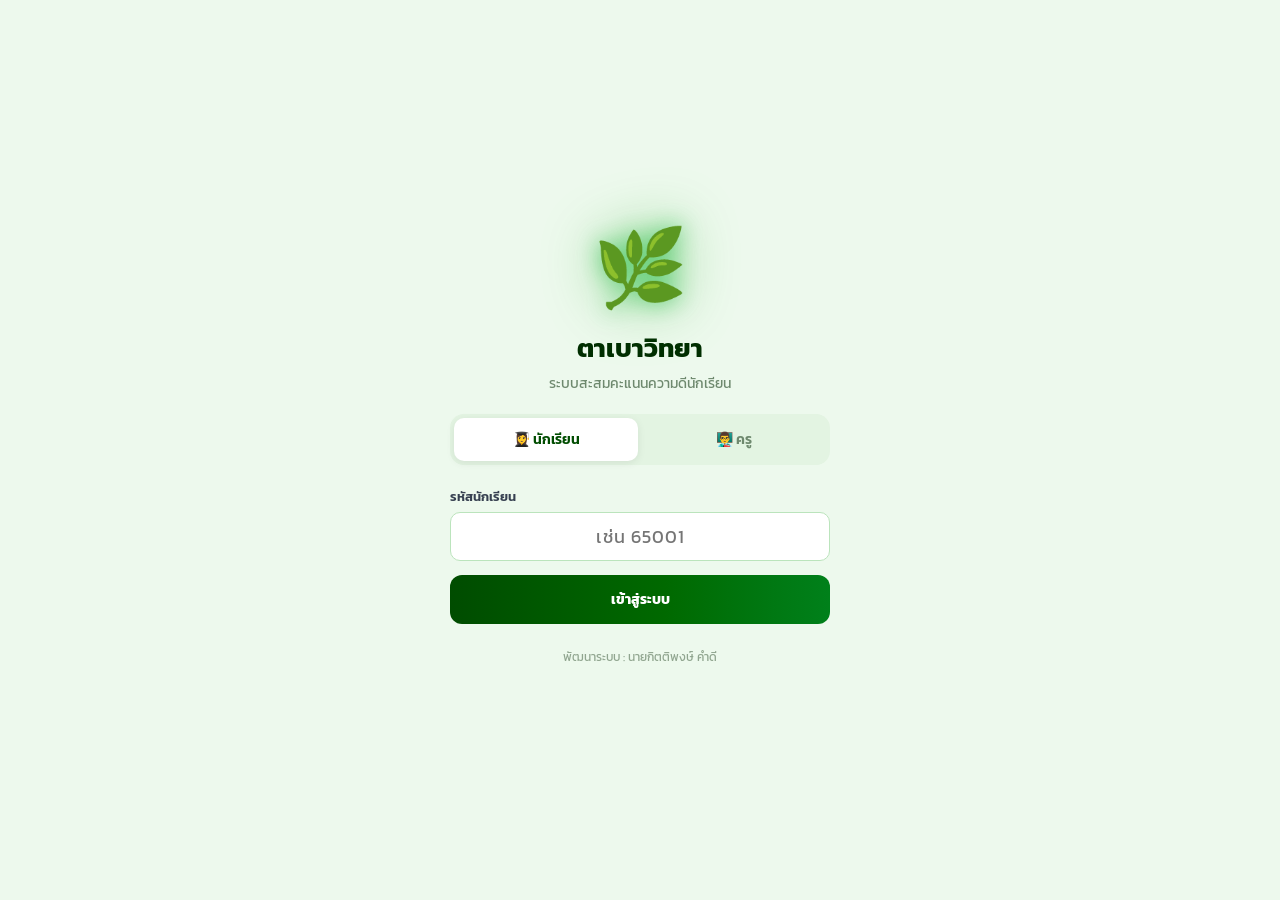
<file: index.html>
<!DOCTYPE html>
<html lang="th">
<head>
  <meta charset="utf-8">
  <meta name="viewport" content="width=device-width, initial-scale=1, maximum-scale=1">
  <title>ระบบสะสมคะแนนความดี — ตาเบาวิทยา</title>
  <link rel="preconnect" href="https://fonts.googleapis.com">
  <link rel="preconnect" href="https://fonts.gstatic.com" crossorigin>
  <link href="https://fonts.googleapis.com/css2?family=Kanit:wght@300;400;500;600;700&family=Sarabun:wght@300;400;500;600;700&family=Prompt:wght@300;400;500;600;700&family=Mitr:wght@300;400;500;600&family=Mali:wght@300;400;500;600;700&display=swap" rel="stylesheet">
  <link rel="stylesheet" href="style.css?v=20260823x">

  <!-- ติดตั้งเป็นแอปบนหน้าจอโฮมได้ (PWA) — Android ขึ้นแบนเนอร์ติดตั้งอัตโนมัติ,
       iPhone ต้องกด แชร์ → เพิ่มไปยังหน้าจอโฮม เอง (ข้อจำกัดของ Safari) -->
  <link rel="manifest" href="manifest.json">
  <meta name="theme-color" content="#008020">
  <link rel="icon" href="icons/icon-192.png" type="image/png">
  <link rel="apple-touch-icon" href="icons/apple-touch-icon.png">
  <meta name="apple-mobile-web-app-capable" content="yes">
  <meta name="apple-mobile-web-app-status-bar-style" content="black-translucent">
  <meta name="apple-mobile-web-app-title" content="คะแนนความดี">
</head>
<body>

<!-- หน้า Login -->
<div id="login-view">
  <div id="leaf-field" aria-hidden="true"></div>
  <div class="login-box anim-fadein">
    <div class="login-logo">
      <div class="logo-icon">🌿</div>
      <h1>ตาเบาวิทยา</h1>
      <p>ระบบสะสมคะแนนความดีนักเรียน</p>
    </div>
    <div class="login-tabs">
      <button class="login-tab active" data-action="show-auth" data-view="student">👩‍🎓 นักเรียน</button>
      <button class="login-tab" data-action="show-auth" data-view="staff">👨‍🏫 ครู</button>
    </div>
    <div class="form-group">
      <label class="form-label">รหัสนักเรียน</label>
      <input class="form-input" id="student-code-input" placeholder="เช่น 65001" autofocus
             style="font-size:18px;text-align:center;letter-spacing:1px;">
    </div>
    <button class="btn-green" data-action="submit-student-login" style="padding:14px;">เข้าสู่ระบบ</button>
    <p class="login-note" id="login-note">พัฒนาระบบ : นายกิตติพงษ์ คำดี</p>
  </div>
</div>

<!-- แอป (Layout เดียว: Bottom Nav + Drawer) -->
<div id="app-a">
  <div id="header-a">
    <button id="drawer-btn-a" class="mgmt-menu-btn" data-action="open-drawer">☰</button>
    <div id="header-logo-a" class="header-logo">🌿</div>
    <span id="title-a" class="header-title"></span>
    <div class="header-right">
      <div id="badge-a" class="role-badge"></div>
      <div id="avatar-a" class="avatar" data-action="go-profile"></div>
    </div>
  </div>
  <div id="content-a" class="content-a"></div>
  <nav id="nav-a" class="bottom-nav"></nav>
</div>

<!-- Drawer (เมนูแบบ sidebar เลื่อนเข้าจากซ้าย) -->
<div id="drawer-overlay" class="drawer-overlay" data-action="close-drawer" style="display:none;">
  <aside id="drawer-panel" class="sidebar drawer-panel"></aside>
</div>

<!-- Toast notification -->
<div id="toast-container"></div>

<!-- Modal -->
<div id="modal-container"></div>

<!-- หน้าบังคับ/ช่วยติดตั้งแอป (มือถือที่ยังไม่ได้ติดตั้ง) -->
<div id="install-gate" style="display:none;position:fixed;inset:0;z-index:3000;align-items:center;justify-content:center;padding:20px;background:linear-gradient(180deg,var(--gl),var(--bg));"></div>

<!-- Level-up celebration overlay -->
<div id="levelup-container"></div>

<!-- Incoming "call for deeds" alert overlay (student side) -->
<div id="deedcall-container"></div>

<!-- ไลบรารีทั้งหมดเก็บไว้ในโปรเจกต์เอง (vendor/) ไม่พึ่ง CDN ภายนอกแล้ว —
     กันปัญหาเครือข่ายบางแห่ง (เช่น WiFi โรงเรียน) บล็อกโดเมน CDN เช่น jsdelivr/unpkg -->
<script src="vendor/supabase.min.js"></script>
<script src="vendor/jsQR.min.js"></script>
<script src="vendor/qrcode.min.js"></script>

<script src="onboarding.js?v=20260823x"></script>
<script src="supabase.js?v=20260823x"></script>
<script src="app.js?v=20260823x"></script>

</body>
</html>
</file>
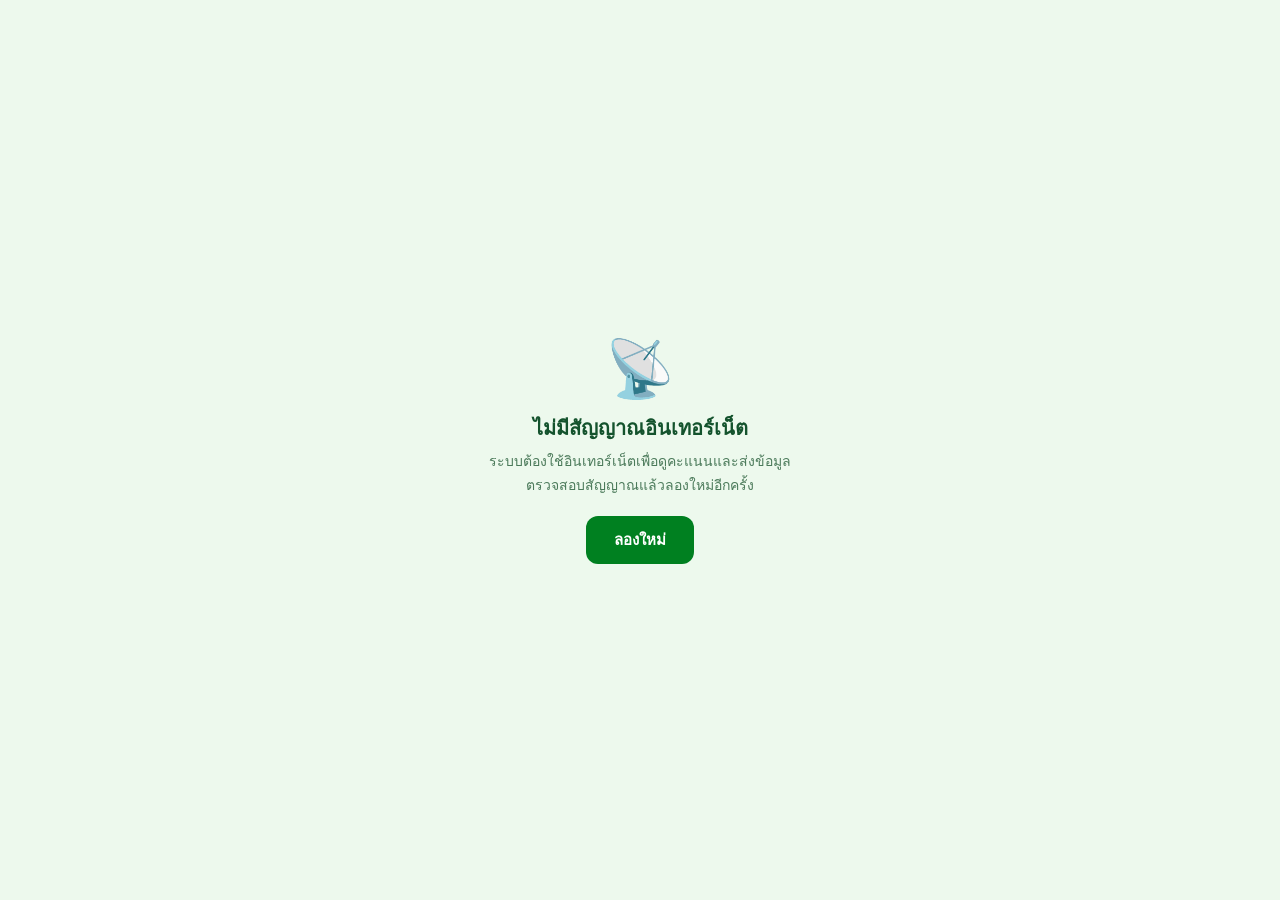
<file: offline.html>
<!DOCTYPE html>
<html lang="th">
<head>
  <meta charset="utf-8">
  <meta name="viewport" content="width=device-width, initial-scale=1">
  <title>ไม่มีอินเทอร์เน็ต — ตาเบาวิทยา</title>
  <style>
    body { margin:0; min-height:100vh; display:flex; align-items:center; justify-content:center; padding:24px; box-sizing:border-box;
           background:#edf9ed; font-family:'Kanit',sans-serif; color:#14532d; text-align:center; }
    .box { max-width:320px; }
    .icon { font-size:56px; }
    h1 { font-size:20px; margin:10px 0 6px; }
    p { font-size:14px; color:#4b7a5a; line-height:1.7; margin:0 0 18px; }
    button { padding:12px 28px; border:none; border-radius:12px; background:#008020; color:#fff; font-family:inherit; font-weight:700; font-size:15px; cursor:pointer; }
  </style>
</head>
<body>
  <div class="box">
    <div class="icon">📡</div>
    <h1>ไม่มีสัญญาณอินเทอร์เน็ต</h1>
    <p>ระบบต้องใช้อินเทอร์เน็ตเพื่อดูคะแนนและส่งข้อมูล ตรวจสอบสัญญาณแล้วลองใหม่อีกครั้ง</p>
    <button onclick="location.reload()">ลองใหม่</button>
  </div>
</body>
</html>
</file>
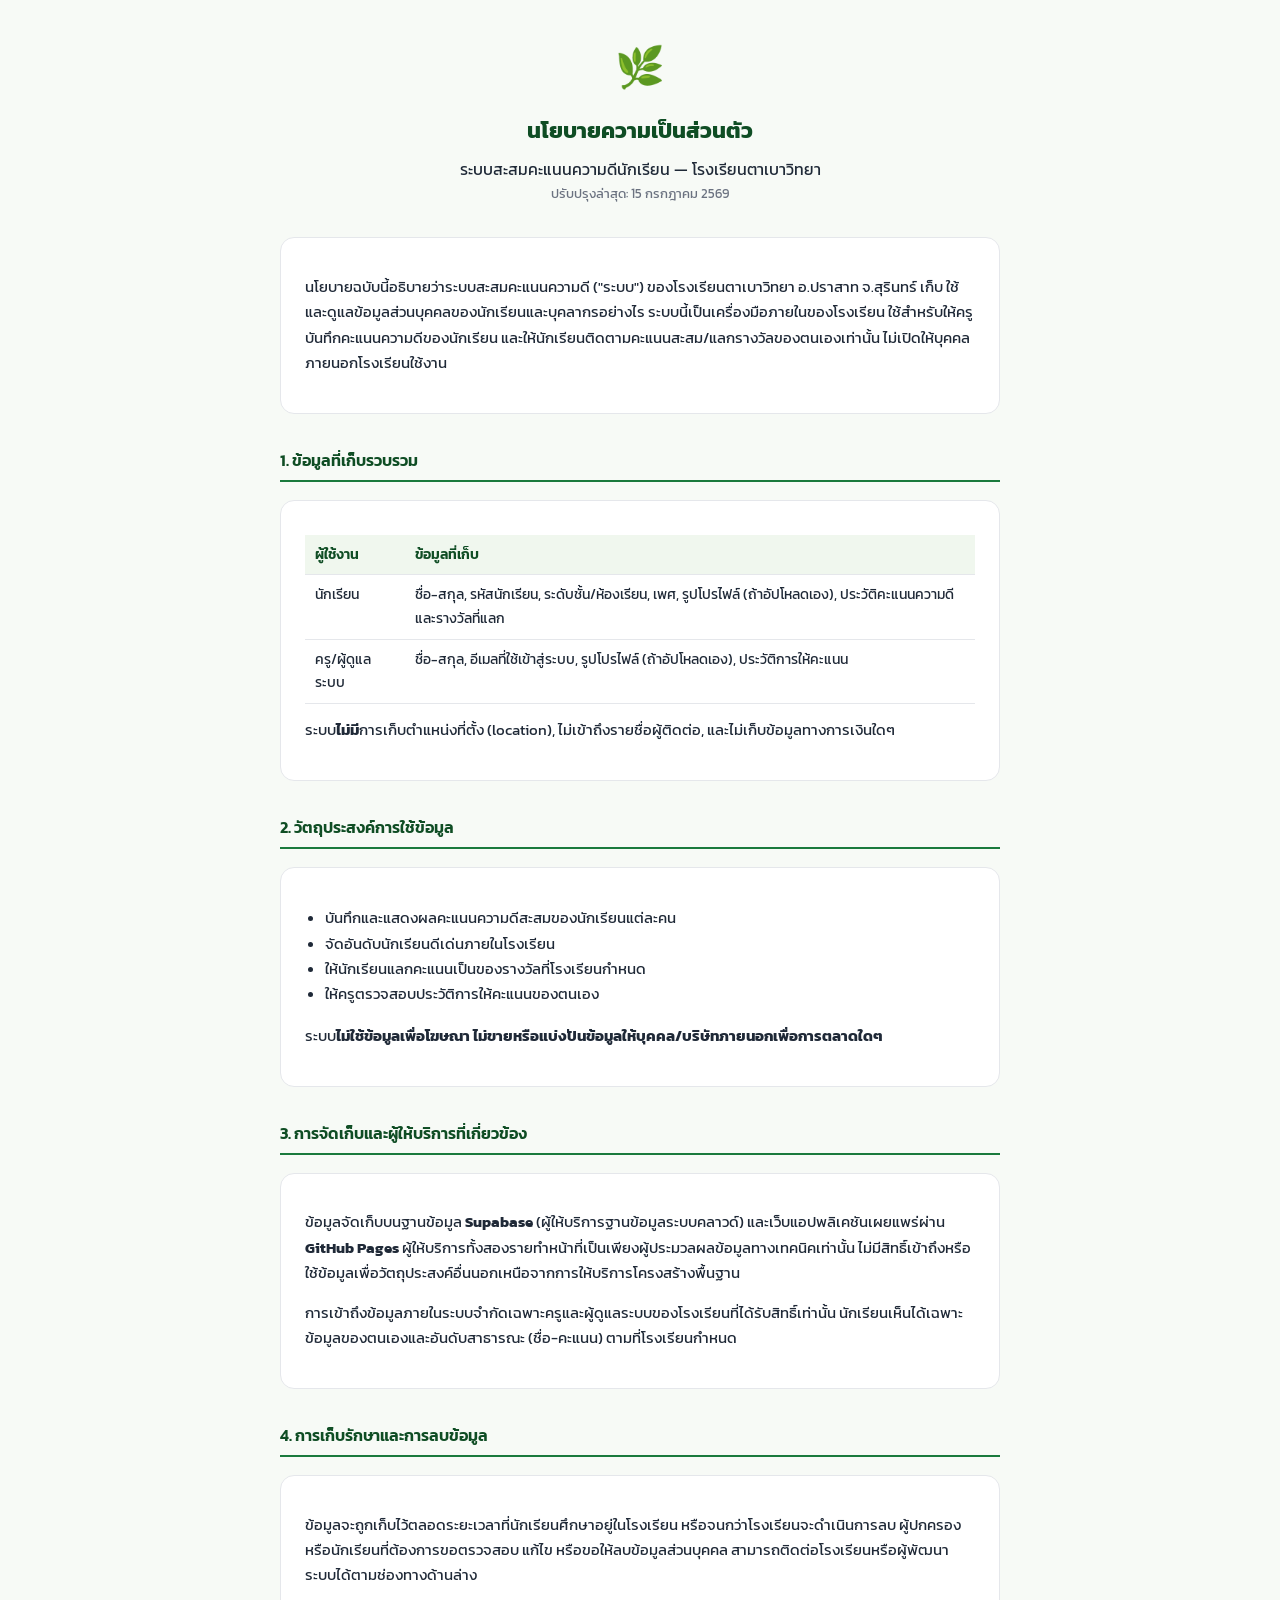
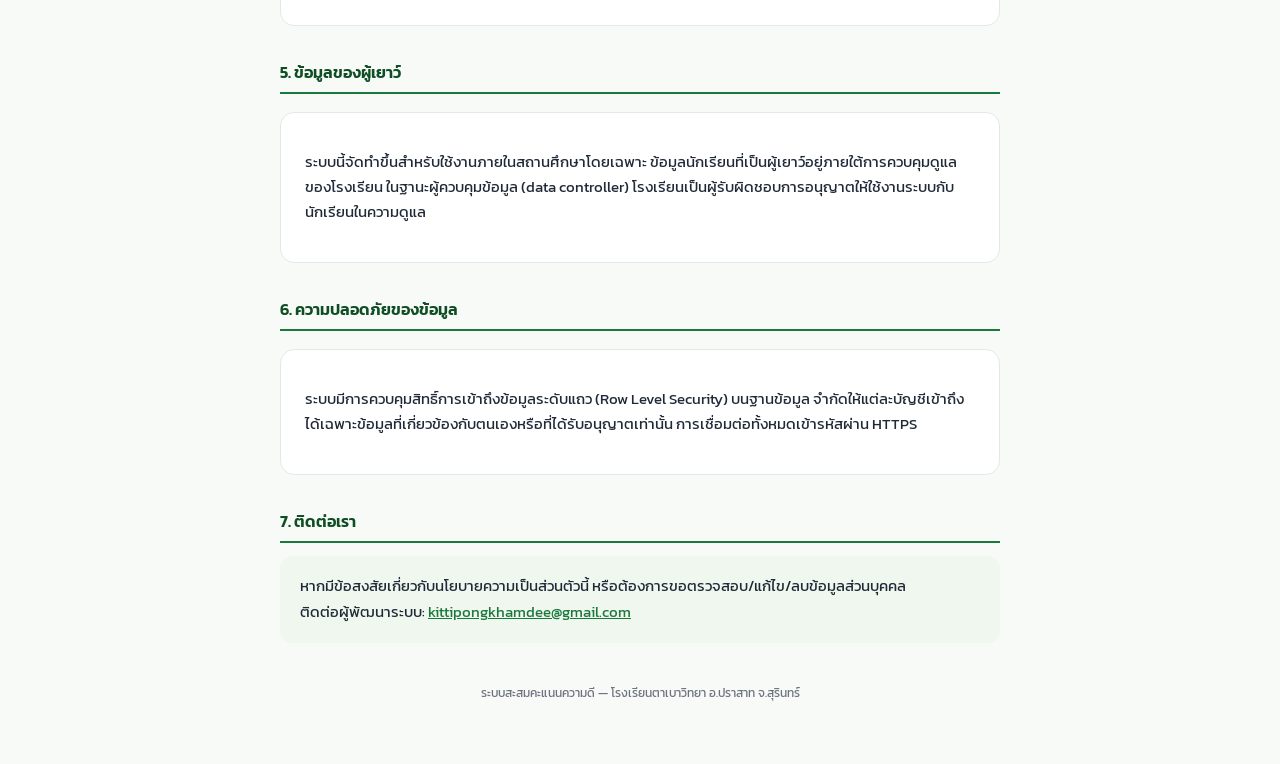
<file: privacy.html>
<!DOCTYPE html>
<html lang="th">
<head>
<meta charset="utf-8">
<meta name="viewport" content="width=device-width, initial-scale=1">
<title>นโยบายความเป็นส่วนตัว — ระบบสะสมคะแนนความดี ตาเบาวิทยา</title>
<link href="https://fonts.googleapis.com/css2?family=Kanit:wght@400;500;600;700&display=swap" rel="stylesheet">
<style>
  :root { --g: #1a7a3d; --gd: #0f4d24; --bg: #f7faf6; --ink: #1f2937; --ink-soft: #6b7280; --border: #e5e7eb; }
  * { box-sizing: border-box; }
  body {
    margin: 0; background: var(--bg); color: var(--ink);
    font-family: Kanit, sans-serif; line-height: 1.75; padding: 32px 18px 60px;
  }
  .wrap { max-width: 720px; margin: 0 auto; }
  header { text-align: center; margin-bottom: 32px; }
  .logo { font-size: 40px; }
  h1 { font-size: 22px; font-weight: 700; color: var(--gd); margin: 10px 0 4px; }
  .updated { font-size: 13px; color: var(--ink-soft); }
  h2 { font-size: 16px; font-weight: 600; color: var(--gd); margin-top: 32px; border-bottom: 2px solid var(--g); padding-bottom: 6px; }
  p, li { font-size: 14.5px; color: var(--ink); }
  ul { padding-left: 20px; }
  .card { background: #fff; border: 1px solid var(--border); border-radius: 14px; padding: 22px 24px; margin-top: 18px; }
  table { width: 100%; border-collapse: collapse; margin: 12px 0; font-size: 13.5px; }
  th, td { text-align: left; padding: 8px 10px; border-bottom: 1px solid var(--border); vertical-align: top; }
  th { color: var(--gd); font-weight: 600; background: #f0f7ee; }
  .contact { background: #f0f7ee; border-radius: 12px; padding: 18px 20px; margin-top: 12px; }
  a { color: var(--g); }
  footer { text-align: center; font-size: 12px; color: var(--ink-soft); margin-top: 40px; }
</style>
</head>
<body>
<div class="wrap">
  <header>
    <div class="logo">🌿</div>
    <h1>นโยบายความเป็นส่วนตัว</h1>
    <div>ระบบสะสมคะแนนความดีนักเรียน — โรงเรียนตาเบาวิทยา</div>
    <div class="updated">ปรับปรุงล่าสุด: 15 กรกฎาคม 2569</div>
  </header>

  <div class="card">
    <p>
      นโยบายฉบับนี้อธิบายว่าระบบสะสมคะแนนความดี ("ระบบ") ของโรงเรียนตาเบาวิทยา อ.ปราสาท จ.สุรินทร์
      เก็บ ใช้ และดูแลข้อมูลส่วนบุคคลของนักเรียนและบุคลากรอย่างไร ระบบนี้เป็นเครื่องมือภายในของโรงเรียน
      ใช้สำหรับให้ครูบันทึกคะแนนความดีของนักเรียน และให้นักเรียนติดตามคะแนนสะสม/แลกรางวัลของตนเองเท่านั้น
      ไม่เปิดให้บุคคลภายนอกโรงเรียนใช้งาน
    </p>
  </div>

  <h2>1. ข้อมูลที่เก็บรวบรวม</h2>
  <div class="card">
    <table>
      <tr><th>ผู้ใช้งาน</th><th>ข้อมูลที่เก็บ</th></tr>
      <tr>
        <td>นักเรียน</td>
        <td>ชื่อ-สกุล, รหัสนักเรียน, ระดับชั้น/ห้องเรียน, เพศ, รูปโปรไฟล์ (ถ้าอัปโหลดเอง), ประวัติคะแนนความดีและรางวัลที่แลก</td>
      </tr>
      <tr>
        <td>ครู/ผู้ดูแลระบบ</td>
        <td>ชื่อ-สกุล, อีเมลที่ใช้เข้าสู่ระบบ, รูปโปรไฟล์ (ถ้าอัปโหลดเอง), ประวัติการให้คะแนน</td>
      </tr>
    </table>
    <p>ระบบ<strong>ไม่มี</strong>การเก็บตำแหน่งที่ตั้ง (location), ไม่เข้าถึงรายชื่อผู้ติดต่อ, และไม่เก็บข้อมูลทางการเงินใดๆ</p>
  </div>

  <h2>2. วัตถุประสงค์การใช้ข้อมูล</h2>
  <div class="card">
    <ul>
      <li>บันทึกและแสดงผลคะแนนความดีสะสมของนักเรียนแต่ละคน</li>
      <li>จัดอันดับนักเรียนดีเด่นภายในโรงเรียน</li>
      <li>ให้นักเรียนแลกคะแนนเป็นของรางวัลที่โรงเรียนกำหนด</li>
      <li>ให้ครูตรวจสอบประวัติการให้คะแนนของตนเอง</li>
    </ul>
    <p>ระบบ<strong>ไม่ใช้ข้อมูลเพื่อโฆษณา ไม่ขายหรือแบ่งปันข้อมูลให้บุคคล/บริษัทภายนอกเพื่อการตลาดใดๆ</strong></p>
  </div>

  <h2>3. การจัดเก็บและผู้ให้บริการที่เกี่ยวข้อง</h2>
  <div class="card">
    <p>ข้อมูลจัดเก็บบนฐานข้อมูล <strong>Supabase</strong> (ผู้ให้บริการฐานข้อมูลระบบคลาวด์) และเว็บแอปพลิเคชันเผยแพร่ผ่าน
      <strong>GitHub Pages</strong> ผู้ให้บริการทั้งสองรายทำหน้าที่เป็นเพียงผู้ประมวลผลข้อมูลทางเทคนิคเท่านั้น
      ไม่มีสิทธิ์เข้าถึงหรือใช้ข้อมูลเพื่อวัตถุประสงค์อื่นนอกเหนือจากการให้บริการโครงสร้างพื้นฐาน</p>
    <p>การเข้าถึงข้อมูลภายในระบบจำกัดเฉพาะครูและผู้ดูแลระบบของโรงเรียนที่ได้รับสิทธิ์เท่านั้น
      นักเรียนเห็นได้เฉพาะข้อมูลของตนเองและอันดับสาธารณะ (ชื่อ-คะแนน) ตามที่โรงเรียนกำหนด</p>
  </div>

  <h2>4. การเก็บรักษาและการลบข้อมูล</h2>
  <div class="card">
    <p>ข้อมูลจะถูกเก็บไว้ตลอดระยะเวลาที่นักเรียนศึกษาอยู่ในโรงเรียน หรือจนกว่าโรงเรียนจะดำเนินการลบ
      ผู้ปกครองหรือนักเรียนที่ต้องการขอตรวจสอบ แก้ไข หรือขอให้ลบข้อมูลส่วนบุคคล สามารถติดต่อโรงเรียนหรือผู้พัฒนาระบบได้ตามช่องทางด้านล่าง</p>
  </div>

  <h2>5. ข้อมูลของผู้เยาว์</h2>
  <div class="card">
    <p>ระบบนี้จัดทำขึ้นสำหรับใช้งานภายในสถานศึกษาโดยเฉพาะ ข้อมูลนักเรียนที่เป็นผู้เยาว์อยู่ภายใต้การควบคุมดูแลของโรงเรียน
      ในฐานะผู้ควบคุมข้อมูล (data controller) โรงเรียนเป็นผู้รับผิดชอบการอนุญาตให้ใช้งานระบบกับนักเรียนในความดูแล</p>
  </div>

  <h2>6. ความปลอดภัยของข้อมูล</h2>
  <div class="card">
    <p>ระบบมีการควบคุมสิทธิ์การเข้าถึงข้อมูลระดับแถว (Row Level Security) บนฐานข้อมูล
      จำกัดให้แต่ละบัญชีเข้าถึงได้เฉพาะข้อมูลที่เกี่ยวข้องกับตนเองหรือที่ได้รับอนุญาตเท่านั้น
      การเชื่อมต่อทั้งหมดเข้ารหัสผ่าน HTTPS</p>
  </div>

  <h2>7. ติดต่อเรา</h2>
  <div class="contact">
    <p style="margin:0;">
      หากมีข้อสงสัยเกี่ยวกับนโยบายความเป็นส่วนตัวนี้ หรือต้องการขอตรวจสอบ/แก้ไข/ลบข้อมูลส่วนบุคคล<br>
      ติดต่อผู้พัฒนาระบบ: <a href="mailto:kittipongkhamdee@gmail.com">kittipongkhamdee@gmail.com</a>
    </p>
  </div>

  <footer>ระบบสะสมคะแนนความดี — โรงเรียนตาเบาวิทยา อ.ปราสาท จ.สุรินทร์</footer>
</div>
</body>
</html>
</file>
<file: style.css>
/* =============================================
   ตาเบาวิทยา — ระบบสะสมคะแนนความดี
   ============================================= */

:root {
  --h: 145;
  --font: 'Kanit', sans-serif;
  --r-card: 16px;
  --g:    oklch(0.52 0.17 var(--h));
  --gd:   oklch(0.35 0.15 var(--h));
  --gl:   oklch(0.95 0.05 var(--h));
  --gm:   oklch(0.72 0.14 var(--h));
  --bg:   oklch(0.97 0.02 var(--h));
  --border: oklch(0.93 0.04 var(--h));
  --text: oklch(0.25 0.12 var(--h));
  --text-soft: oklch(0.6 0.05 var(--h));
}

*, *::before, *::after { box-sizing: border-box; font-family: var(--font); }
body { margin: 0; background: var(--bg); min-height: 100vh; }

/* ── Animations ── */
@keyframes slideUp   { from { transform: translateY(16px); opacity: 0; } to { transform: translateY(0); opacity: 1; } }
@keyframes fadeIn    { from { opacity: 0; } to { opacity: 1; } }
@keyframes toastIn   { from { transform: translateY(20px); opacity: 0; } to { transform: translateY(0); opacity: 1; } }
@keyframes spin      { to { transform: rotate(360deg); } }
@keyframes pulse     { 0%,100% { transform: scale(1); } 50% { transform: scale(1.05); } }

.anim-slideup { animation: slideUp 0.25s ease; }
.anim-fadein  { animation: fadeIn 0.4s ease; }
.anim-pulse   { animation: pulse 2s infinite; display: inline-block; }

/* ── Scrollbar ── */
::-webkit-scrollbar { width: 4px; }
::-webkit-scrollbar-thumb { background: oklch(0.85 0.05 var(--h)); border-radius: 2px; }

/* ── Range input ── */
input[type=range] { -webkit-appearance: none; appearance: none; height: 6px; border-radius: 3px; cursor: pointer; width: 100%; outline: none; }
input[type=range]::-webkit-slider-thumb { -webkit-appearance: none; width: 18px; height: 18px; border-radius: 50%; background: var(--g); cursor: pointer; }
select { appearance: none; -webkit-appearance: none; }


/* ── Login ── */
#login-view {
  min-height: 100dvh; position: relative; overflow: hidden;
  display: flex; flex-direction: column;
  align-items: center; justify-content: center;
  padding: 24px;
}
.login-box { width: 100%; max-width: 380px; position: relative; z-index: 1; }

/* ── Falling leaves (decorative, non-interactive) ── */
/* --dy = fall distance in px, computed in JS from the container's own height so the
   same animation works both full-page (login) and inside a short card (student hero) */
#leaf-field, .leaf-field { position: absolute; inset: 0; overflow: hidden; pointer-events: none; z-index: 0; }
.leaf {
  position: absolute; top: -10%; left: var(--x); font-size: var(--sz); opacity: 0;
  will-change: transform, opacity; animation: leafFall var(--dur) ease-in-out infinite; animation-delay: var(--del);
}
.hero-banner .leaf { filter: brightness(0) invert(1); }
@keyframes leafFall {
  0%   { transform: translate(0, 0) rotate(0deg); opacity: 0; }
  12%  { opacity: var(--op); }
  50%  { transform: translate(var(--dx), var(--dy)) rotate(var(--rot)); }
  88%  { opacity: var(--op); }
  100% { transform: translate(calc(var(--dx) * 1.6), calc(var(--dy) * 2)) rotate(calc(var(--rot) * 1.7)); opacity: 0; }
}
@media (prefers-reduced-motion: reduce) {
  .leaf { display: none; }
}
.login-logo { text-align: center; margin-bottom: 20px; }
.logo-icon {
  width: 90px; height: 90px; font-size: 60px; margin: 0 auto 16px;
  display: flex; align-items: center; justify-content: center;
  filter: drop-shadow(0 0 12px oklch(0.68 0.21 var(--h) / 0.6)) drop-shadow(0 0 28px oklch(0.6 0.22 var(--h) / 0.4));
}
.login-logo h1 { margin: 0; font-size: 26px; font-weight: 700; color: var(--text); }
.login-logo p  { margin: 6px 0 0; font-size: 14px; color: var(--text-soft); }
.login-tabs {
  display: flex; gap: 4px; background: oklch(0.95 0.03 var(--h)); border-radius: 14px;
  padding: 4px; margin-bottom: 22px;
}
.login-tab {
  flex: 1; padding: 11px 8px; border: none; border-radius: 10px; cursor: pointer;
  background: transparent; color: var(--text-soft); font-family:var(--font); font-size: 14px;
  font-weight: 600; transition: all 0.15s;
}
.login-tab.active { background: #fff; color: var(--gd); box-shadow: 0 2px 8px rgba(0,0,0,0.08); }
.login-note { text-align: center; font-size: 12px; color: oklch(0.7 0.04 var(--h)); margin-top: 24px; }

.install-app-btn {
  display: block; width: 100%; margin-top: 14px; padding: 11px;
  background: #fff; border: 1.5px solid var(--border); border-radius: 12px;
  font-family:var(--font); font-weight: 600; font-size: 13px; color: var(--gd);
  cursor: pointer; transition: background 0.2s;
}
.install-app-btn:hover { background: var(--gl); }

/* ── App shell: header + bottom nav ── */
/* กว้างเต็มจอบนแท็บเล็ต — ค่า 480px ด้านล่างคือเพดานสำหรับมือถือเท่านั้น */
#app-a { display: none; max-width: 480px; margin: 0 auto; min-height: 100vh; position: relative; background: var(--bg); }
#header-a {
  position: fixed; top: 0; left: 50%; transform: translateX(-50%);
  max-width: 480px; width: 100%; background: #fff;
  border-bottom: 1px solid var(--border); z-index: 90;
  display: flex; align-items: center; padding: 0 16px; height: 56px;
  box-shadow: 0 1px 8px rgba(0,0,0,0.06);
}
@media (min-width: 640px) {
  #app-a, #header-a, .bottom-nav, .modal-sheet { max-width: 100%; }
}
.header-logo { width: 36px; height: 36px; background: var(--gl); border-radius: 10px; display: flex; align-items: center; justify-content: center; font-size: 16px; margin: 0 10px; flex-shrink: 0; }
.header-title { font-size: 16px; font-weight: 700; color: var(--text); flex: 1; }
.header-right { display: flex; align-items: center; gap: 8px; }
.content-a { padding: 76px 16px 80px; }

/* ── Bottom nav ── */
.bottom-nav {
  position: fixed; bottom: 0; left: 50%; transform: translateX(-50%);
  max-width: 480px; width: 100%; background: #fff;
  border-top: 1px solid oklch(0.92 0.03 var(--h));
  display: flex; z-index: 100; box-shadow: 0 -2px 12px rgba(0,0,0,0.06);
}
.bnav-btn {
  flex: 1; padding: 10px 4px 8px; border: none; background: #fff; cursor: pointer;
  display: flex; flex-direction: column; align-items: center; gap: 2px;
  transition: all 0.15s; border-top: 3px solid transparent;
}
.bnav-btn.active { background: var(--gl); border-top-color: var(--g); }
.bnav-icon { font-size: 19px; }
.bnav-label { font-size: 10px; color: #9ca3af; font-family: var(--font); }
/* ปุ่มกลางขนาดใหญ่ (ขอทำดี ของนักเรียน) ลอยเหนือแถบเมนู */
.bottom-nav { overflow: visible; }
.bnav-btn.bnav-fab { background: #fff; border-top-color: transparent; position: relative; padding-top: 38px; }
.bnav-btn.bnav-fab.active { background: #fff; border-top-color: transparent; }
.bnav-fab-circle {
  position: absolute; top: -24px; left: 50%; transform: translateX(-50%);
  width: 58px; height: 58px; border-radius: 50%;
  background: linear-gradient(135deg, var(--g), var(--gd)); border: 4px solid #fff;
  box-shadow: 0 4px 14px oklch(0.4 0.15 var(--h) / 0.45);
  display: flex; align-items: center; justify-content: center; font-size: 26px;
}
.bnav-btn.bnav-fab.active .bnav-fab-circle { box-shadow: 0 0 0 3px var(--gl), 0 4px 14px oklch(0.4 0.15 var(--h) / 0.45); }
.bnav-btn.bnav-fab .bnav-label { font-weight: 700; color: var(--g); }
.bnav-btn.active .bnav-label { color: var(--g); font-weight: 700; }

/* ── Drawer (full menu, slides in from the left over the app) ── */
.drawer-overlay {
  position: fixed; inset: 0; z-index: 950; background: rgba(0,0,0,0.45);
  display: flex; animation: fadeIn 0.2s ease;
}
.drawer-panel {
  width: 240px; height: 100%; box-shadow: 4px 0 24px rgba(0,0,0,0.25);
  animation: drawerIn 0.25s ease;
}
@keyframes drawerIn { from { transform: translateX(-100%); } to { transform: translateX(0); } }

.sidebar {
  background: linear-gradient(180deg, var(--gd), oklch(0.28 0.13 var(--h)));
  display: flex; flex-direction: column;
}
.sidebar-brand { padding: 20px 18px 18px; border-bottom: 1px solid rgba(255,255,255,0.1); }
.sidebar-brand-name { font-size: 18px; font-weight: 700; color: #fff; }
.sidebar-brand-sub  { font-size: 11px; color: rgba(255,255,255,0.55); margin-top: 3px; }
.sidebar-nav { padding: 12px 0; flex: 1; overflow-y: auto; }
.snav-btn {
  display: flex; align-items: center; gap: 10px; padding: 10px 18px;
  width: 100%; border: none; background: transparent; cursor: pointer;
  color: rgba(255,255,255,0.65); font-family:var(--font); font-size: 14px;
  text-align: left; border-left: 3px solid transparent; transition: all 0.15s;
}
.snav-btn:hover, .snav-btn.active {
  background: rgba(255,255,255,0.14); color: #fff; border-left-color: #fff; font-weight: 700;
}
.snav-icon { font-size: 18px; }
.sidebar-footer { padding: 16px; border-top: 1px solid rgba(255,255,255,0.08); }
.sidebar-logout {
  width: 100%; padding: 8px 12px; background: rgba(255,255,255,0.08);
  border: 1px solid rgba(255,255,255,0.15); border-radius: 8px;
  color: rgba(255,255,255,0.7); font-family:var(--font); cursor: pointer; font-size: 12px;
}
.sidebar-logout:hover { background: rgba(255,255,255,0.15); }

/* ── Shared UI components ── */
.role-badge { background: var(--gl); border-radius: 20px; padding: 4px 10px; font-size: 11px; font-weight: 600; color: var(--gd); }
.mgmt-menu-btn { width: 32px; height: 32px; border: none; background: var(--gl); border-radius: 10px; color: var(--gd); font-size: 15px; cursor: pointer; flex-shrink: 0; }
.mgmt-menu-btn:hover { background: oklch(0.9 0.06 var(--h)); }
.avatar { width: 32px; height: 32px; background: linear-gradient(135deg, var(--g), var(--gd)); border-radius: 50%; display: flex; align-items: center; justify-content: center; font-size: 16px; cursor: pointer; flex-shrink: 0; }

/* Screen content wrapper */
.screen-wrap { display: flex; flex-direction: column; gap: 14px; }

/* Hero banner */
.hero-banner {
  background: linear-gradient(135deg, var(--gd), var(--g));
  border-radius: 18px; padding: 22px; color: #fff;
  position: relative; overflow: hidden;
}
.hero-banner::before {
  content: ''; position: absolute; top: -24px; right: -24px;
  width: 100px; height: 100px; background: rgba(255,255,255,0.07); border-radius: 50%;
}
.hero-banner::after {
  content: ''; position: absolute; top: 0; bottom: 0; left: -60%;
  width: 45%;
  background: linear-gradient(115deg, transparent 0%, rgba(255,255,255,0.32) 50%, transparent 100%);
  transform: skewX(-20deg);
  animation: heroShine 4.5s ease-in-out infinite;
  z-index: 2; pointer-events: none;
}
@keyframes heroShine {
  0%  { left: -60%; }
  22% { left: 130%; }
  100% { left: 130%; }
}
@media (prefers-reduced-motion: reduce) {
  .hero-banner::after { animation: none; display: none; }
}

/* Card */
.card { background: #fff; border-radius: var(--r-card); padding: 20px; box-shadow: 0 2px 12px rgba(0,0,0,0.055); }

/* Stat boxes */
.stat-grid-2 { display: grid; grid-template-columns: 1fr 1fr; gap: 10px; }
.stat-grid-3 { display: grid; grid-template-columns: 1fr 1fr 1fr; gap: 10px; }
.stat-box {
  background: #fff; border-radius: 14px; padding: 10px 8px;
  text-align: center; box-shadow: 0 2px 8px rgba(0,0,0,0.05);
}
.stat-icon { font-size: 22px; }
.stat-val  { font-size: 20px; font-weight: 700; line-height: 1; margin-top: 3px; }
.stat-lbl  { font-size: 11px; color: #9ca3af; margin-top: 3px; }

/* List row */
.list-item { display: flex; align-items: center; gap: 12px; padding: 13px 16px; border-bottom: 1px solid oklch(0.96 0.02 var(--h)); }
.list-icon  { font-size: 22px; width: 32px; text-align: center; flex-shrink: 0; }
.list-body  { flex: 1; min-width: 0; }
.list-title { font-weight: 600; font-size: 14px; color: #1f2937; white-space: nowrap; overflow: hidden; text-overflow: ellipsis; }
.list-sub   { font-size: 12px; color: #9ca3af; margin-top: 1px; }
.list-right { font-weight: 700; color: var(--g); font-size: 13px; flex-shrink: 0; }

/* Green button */
.btn-green {
  padding: 13px 20px; background: linear-gradient(90deg, var(--gd), var(--g));
  color: #fff; border: none; border-radius: 12px; font-family:var(--font);
  font-weight: 700; font-size: 14px; cursor: pointer; transition: opacity 0.2s;
  display: block; width: 100%; text-align: center;
}
.btn-green:hover { opacity: 0.9; }
.btn-green:disabled { opacity: 0.5; cursor: not-allowed; }

.call-btn-cta {
  padding: 13px 20px; background: linear-gradient(90deg, #d97706, #f59e0b);
  color: #fff; border: none; border-radius: 12px; font-family:var(--font);
  font-weight: 700; font-size: 14px; cursor: pointer; transition: opacity 0.2s;
  display: block; width: 100%; text-align: center;
  box-shadow: 0 6px 16px rgba(245,129,31,0.3);
}
.call-btn-cta:hover { opacity: 0.9; }
.call-btn-cta:disabled { opacity: 0.5; cursor: not-allowed; }

/* Form */
.form-group { margin-bottom: 14px; }
.form-label { font-size: 13px; font-weight: 600; color: #374151; display: block; margin-bottom: 6px; }
.form-input {
  width: 100%; padding: 10px 14px;
  border: 1.5px solid oklch(0.88 0.07 var(--h)); border-radius: 10px;
  font-family:var(--font); font-size: 14px; color: #1f2937; outline: none;
  box-sizing: border-box; background: #fff;
}
.form-input:focus { border-color: var(--g); }
.form-input[readonly] { background: #f9fafb; }

.form-group input[type="file"] {
  width: 100%; box-sizing: border-box; font-family:var(--font); font-size: 12.5px;
  color: #9ca3af; padding: 9px 10px;
  border: 1.5px dashed oklch(0.88 0.07 var(--h)); border-radius: 10px;
  background: var(--gl); cursor: pointer;
}
.form-group input[type="file"]::file-selector-button,
.form-group input[type="file"]::-webkit-file-upload-button {
  font-family:var(--font); font-weight: 700; font-size: 13px; color: #fff;
  background: linear-gradient(90deg, var(--gd), var(--g));
  border: none; border-radius: 8px; padding: 8px 14px; margin-right: 10px;
  cursor: pointer; transition: opacity 0.2s;
}
.form-group input[type="file"]:hover::file-selector-button,
.form-group input[type="file"]:hover::-webkit-file-upload-button { opacity: 0.9; }

/* QR scanner */
.qr-scan-box {
  background: #111; border-radius: 14px; height: 230px;
  position: relative; overflow: hidden;
  display: flex; align-items: center; justify-content: center;
}
.qr-corner { position: absolute; width: 28px; height: 28px; border: 3px solid var(--g); }
.qr-tl { top:18px; left:18px;  border-right:none; border-bottom:none; border-radius:6px 0 0 0; }
.qr-tr { top:18px; right:18px; border-left:none;  border-bottom:none; border-radius:0 6px 0 0; }
.qr-bl { bottom:18px; left:18px;  border-right:none; border-top:none; border-radius:0 0 0 6px; }
.qr-br { bottom:18px; right:18px; border-left:none;  border-top:none; border-radius:0 0 6px 0; }
.scan-video { position: absolute; inset: 0; width: 100%; height: 100%; object-fit: cover; }

/* ── QR ↔ camera flip card (student home) — double-tap toggles ──
   Only one face is ever rendered in the DOM at a time (see app.js) — a real 3D
   rotateY flip with backface-visibility:hidden looked good in testing but showed
   both faces' text superimposed on some mobile browsers where backface-visibility
   isn't respected reliably, so this trades the 3D flip for a plain scale/fade-in
   that works everywhere. */
.qr-flip-wrap {
  position: relative; cursor: pointer; touch-action: manipulation;
  display: flex; flex-direction: column; align-items: center;
  transition: transform 0.15s ease;
}
.qr-flip-wrap:active { transform: scale(0.96); }
.qr-flip-face {
  width: 100%; display: flex; flex-direction: column; align-items: center;
  animation: qrFaceIn 0.3s ease;
}
@keyframes qrFaceIn {
  from { opacity: 0; transform: scale(0.96); }
  to   { opacity: 1; transform: scale(1); }
}

/* แตะแล้วมีวงสีสันกระจายจากจุดกึ่งกลาง — ให้รู้สึกถึงการแตะทุกครั้ง ไม่ใช่แค่ตอนพลิกสำเร็จ */
.qr-tap-pulse {
  position: absolute; border-radius: 50%; pointer-events: none;
  background: radial-gradient(circle, oklch(0.78 0.19 var(--h) / 0.55) 0%, oklch(0.8 0.16 85 / 0.4) 55%, transparent 75%);
  animation: qrTapPulse 0.5s ease-out forwards;
}
@keyframes qrTapPulse {
  from { transform: scale(0); opacity: 1; }
  to   { transform: scale(1); opacity: 0; }
}
@media (prefers-reduced-motion: reduce) {
  .qr-flip-face { animation: none; }
  .qr-flip-wrap { transition: none; }
  .qr-flip-wrap:active { transform: none; }
  .qr-tap-pulse { display: none; }
}

/* Floating "+N" score popup — fixed to the viewport so re-renders mid-scan-result don't cut it off */
.float-points {
  position: fixed; transform: translate(-50%, -50%); pointer-events: none; z-index: 960;
  font-size: 34px; font-weight: 800; color: #facc15; font-family:var(--font);
  text-shadow: 0 2px 6px rgba(0,0,0,0.35), 0 0 14px rgba(250,204,21,0.65);
  animation: floatPointsUp 1.2s ease-out forwards;
}
@keyframes floatPointsUp {
  0%   { opacity: 0; transform: translate(-50%, -50%) scale(0.5); }
  15%  { opacity: 1; transform: translate(-50%, -65%) scale(1.2); }
  32%  { transform: translate(-50%, -78%) scale(1); }
  100% { opacity: 0; transform: translate(-50%, -170%) scale(1); }
}
@media (prefers-reduced-motion: reduce) {
  .float-points { animation: fadeIn 0.3s ease forwards; }
}

/* Unlockable avatar frame — ring style upgrades as the student climbs badge tiers */
.avatar-frame { position: relative; border-radius: 50%; display: flex; align-items: center; justify-content: center; }
.avatar-frame::before { content: ''; position: absolute; inset: 0; border-radius: 50%; z-index: 0; }
.avatar-frame > div { position: relative; z-index: 1; }
.avatar-frame-base::before { background: rgba(255,255,255,0.35); }
.avatar-frame-mid::before {
  background: conic-gradient(var(--frame-glow), #fff, var(--frame-glow));
  box-shadow: 0 0 10px 1px var(--frame-glow);
}
.avatar-frame-max::before {
  background: conic-gradient(var(--frame-glow), #fff8dc, var(--frame-glow), #fff, var(--frame-glow));
  box-shadow: 0 0 16px 3px var(--frame-glow);
  animation: avatarFrameSpin 3.5s linear infinite;
}
@keyframes avatarFrameSpin { to { transform: rotate(360deg); } }
@media (prefers-reduced-motion: reduce) {
  .avatar-frame-max::before { animation: none; }
}

/* ── Badge page: มาสคอตวิวัฒนาการ ── */
.mascot-caption { text-align: center; font-size: 12.5px; font-weight: 700; color: var(--gd); letter-spacing: 0.03em; margin: 4px 0 12px; }

.mascot-scene-wrap { border-radius: 20px; overflow: hidden; box-shadow: 0 2px 14px rgba(0,0,0,0.08); }
.mascot-scene {
  position: relative; width: 100%; aspect-ratio: 1200 / 700; container-type: inline-size;
  background-size: cover; background-position: center; background-color: #cdeecb;
  overflow: hidden;
}

.mascot-bird { position: absolute; right: -8%; font-size: 13px; opacity: 0; animation: mascotBirdFly 9s linear infinite; z-index: 2; }
@keyframes mascotBirdFly {
  0% { opacity: 0; transform: translateX(0) translateY(0); }
  6% { opacity: 0.9; }
  50% { transform: translateX(-58cqw) translateY(-10px); }
  94% { opacity: 0.9; }
  100% { opacity: 0; transform: translateX(-118cqw) translateY(2px); }
}

.mascot-pulse-ring {
  position: absolute; left: 50%; bottom: 15%; transform: translateX(-50%);
  width: 15%; aspect-ratio: 1 / 1; border-radius: 50%; border: 2.5px solid var(--g); opacity: 0;
  animation: mascotPulse 2.6s ease-out infinite; z-index: 1;
}
@keyframes mascotPulse { 0% { transform: translateX(-50%) scale(0.75); opacity: 0.55; } 100% { transform: translateX(-50%) scale(1.9); opacity: 0; } }

.mascot-icon {
  position: absolute; left: 50%; bottom: 13%; transform: translateX(-50%);
  height: auto; filter: drop-shadow(0 6px 6px rgba(15,50,20,0.45));
  z-index: 2;
}
.mascot-icon[data-stage="1"] { width: 15cqw; }
.mascot-icon[data-stage="2"] { width: 18cqw; }
.mascot-icon[data-stage="3"] { width: 22cqw; }
.mascot-icon[data-stage="4"] { width: 27cqw; }
.mascot-icon[data-stage="5"] { width: 34cqw; }

.mascot-tag {
  position: absolute; top: 12px; left: 12px; background: #fff; color: var(--gd); font-size: 10.5px; font-weight: 700;
  padding: 5px 10px; border-radius: 20px; box-shadow: 0 2px 6px rgba(0,0,0,0.12); z-index: 2;
}

.mascot-scene-caption { padding: 8px 16px 10px; background: #fff; text-align: center; }
.mascot-scene-caption .msc-name { font-size: 14.5px; font-weight: 700; color: var(--text); }
.mascot-scene-caption .msc-sub { font-size: 11.5px; color: var(--text-soft); margin-top: 3px; }

/* Growth path */
.gpath-wrap { margin-top: 0; padding: 10px 12px 10px; border-radius: 20px; background: #fff; box-shadow: 0 2px 14px rgba(0,0,0,0.06); }
.gpath-title { font-size: 12px; font-weight: 700; color: var(--text); margin-bottom: 18px; padding-left: 2px; }
.gpath-row { display: flex; align-items: flex-start; position: relative; }
.gpath-line-bg { position: absolute; top: 21px; height: 3px; background: var(--border); border-radius: 2px; z-index: 0; }
.gpath-line-fill { position: absolute; top: 21px; height: 3px; background: var(--g); border-radius: 2px; z-index: 0; transition: width 0.9s cubic-bezier(0.3,0.7,0.3,1); }
.gnode { flex: 1; display: flex; flex-direction: column; align-items: center; position: relative; z-index: 1; text-align: center; }
.gnode-badge {
  width: 42px; height: 42px; border-radius: 50%; display: flex; align-items: center; justify-content: center;
  font-size: 20px; background: #fff; border: 2.5px solid var(--border); box-shadow: 0 2px 6px rgba(0,0,0,0.08);
}
.gnode-check {
  position: absolute; top: -3px; right: 4px; width: 15px; height: 15px; border-radius: 50%;
  background: var(--g); color: #fff; font-size: 9px; display: flex; align-items: center; justify-content: center;
  border: 2px solid #fff;
}
.gnode-lock {
  position: absolute; top: -3px; right: 4px; width: 15px; height: 15px; border-radius: 50%;
  background: #c3cbc4; color: #fff; font-size: 8px; display: flex; align-items: center; justify-content: center;
  border: 2px solid #fff;
}
.gnode.done .gnode-badge { border-color: var(--g); background: var(--gl); }
.gnode.now .gnode-badge {
  width: 50px; height: 50px; font-size: 24px; border-color: var(--g); background: var(--gl);
  box-shadow: 0 0 0 5px rgba(26,122,61,0.16), 0 3px 8px rgba(15,77,36,0.2);
}
.gnode.future .gnode-badge { filter: grayscale(1); opacity: 0.65; }
.gnode-label { font-size: 9.5px; font-weight: 700; color: var(--text); margin-top: 6px; line-height: 1.2; max-width: 58px; }
.gnode.future .gnode-label { color: #a7b0a8; }
.gnode-pts { font-size: 8px; color: var(--text-soft); margin-top: 1px; }
.gnode-now-tag {
  position: absolute; top: -22px; left: 50%; transform: translateX(-50%);
  background: var(--gd); color: #fff; font-size: 8.5px; font-weight: 700; padding: 2px 8px; border-radius: 10px;
  white-space: nowrap;
}
.gnode-now-tag::after {
  content: ''; position: absolute; bottom: -3px; left: 50%; transform: translateX(-50%);
  width: 6px; height: 6px; background: var(--gd); rotate: 45deg;
}

@media (prefers-reduced-motion: reduce) {
  .mascot-icon, .mascot-pulse-ring, .mascot-bird { animation: none !important; }
}

/* Leaderboard podium */
.podium { display: flex; align-items: flex-end; justify-content: center; gap: 6px; padding: 0 4px; }
.podium-col { flex: 1; text-align: center; }
.podium-name { font-size: 10px; font-weight: 600; color: var(--gd); margin-bottom: 4px; line-height: 1.3; }
.podium-bar {
  border-radius: 10px 10px 0 0;
  display: flex; flex-direction: column; align-items: center; justify-content: center;
  font-weight: 700; transition: height 0.7s cubic-bezier(.34,1.56,.64,1);
}
.podium-bar-first { box-shadow: 0 0 16px 2px rgba(255,215,0,0.55); }
.podium-rank { font-size: 19px; }
.podium-pts  { font-size: 11px; margin-top: 2px; }
.podium-crown { font-size: 20px; margin-bottom: -2px; animation: podiumCrownBounce 1.6s ease-in-out infinite; }
@keyframes podiumCrownBounce {
  0%, 100% { transform: translateY(0) rotate(-4deg); }
  50%      { transform: translateY(-4px) rotate(4deg); }
}
@media (prefers-reduced-motion: reduce) {
  .podium-bar { transition: none; }
  .podium-crown { animation: none; }
}

/* Streak chip — consecutive-day good-deed streak, shown on the student hero card */
.streak-chip {
  display: inline-block; border-radius: 20px; padding: 2px 10px; font-size: 12px;
  font-weight: 700; color: #fff;
  background: linear-gradient(90deg, #f97316, #facc15);
  animation: streakPulse 1.6s ease-in-out infinite;
}
@keyframes streakPulse {
  0%, 100% { box-shadow: 0 0 0 0 rgba(249,115,22,0.5); }
  50%      { box-shadow: 0 0 10px 3px rgba(249,115,22,0.5); }
}
@media (prefers-reduced-motion: reduce) {
  .streak-chip { animation: none; }
}

/* Weekly quests */
.quest-item { display: flex; flex-direction: column; }
.quest-icon { font-size: 19px; width: 26px; text-align: center; flex-shrink: 0; }
.quest-bar-track { height: 8px; border-radius: 6px; background: #f3f4f6; overflow: hidden; }
.quest-bar-fill {
  height: 100%; border-radius: 6px; background: linear-gradient(90deg, var(--gd), var(--g));
  transition: width 0.8s cubic-bezier(.34,1.2,.64,1);
}
.quest-done .quest-bar-fill { background: linear-gradient(90deg, #f59e0b, #facc15); }
@media (prefers-reduced-motion: reduce) {
  .quest-bar-fill { transition: none; }
}

/* Reward card */
.reward-grid { display: grid; grid-template-columns: 1fr 1fr; gap: 10px; }
.reward-card { background: #fff; border-radius: 16px; overflow: hidden; box-shadow: 0 2px 8px rgba(0,0,0,0.055); }
.reward-img  { height: 54px; display: flex; align-items: center; justify-content: center; font-size: 28px; }
.reward-body { padding: 8px 10px 10px; }
.reward-name { font-weight: 700; font-size: 13px; color: #1f2937; line-height: 1.3; }
.reward-stock { font-size: 10.5px; color: #9ca3af; margin-top: 1px; }
.reward-footer { display: flex; align-items: center; justify-content: space-between; margin-top: 6px; }
.reward-pts { font-weight: 700; color: var(--g); font-size: 13px; }
.btn-redeem {
  padding: 5px 12px; border: none; border-radius: 8px;
  font-family:var(--font); font-size: 12px; font-weight: 600; cursor: pointer;
}
.btn-redeem.can   { background: var(--g); color: #fff; }
.btn-redeem.cant  { background: #e5e7eb; color: #9ca3af; }

/* Chart bars (reports) */
.bar-chart { display: flex; align-items: flex-end; gap: 6px; height: 130px; }
.bar-col  { flex: 1; display: flex; flex-direction: column; align-items: center; gap: 3px; }
.bar-val  { font-size: 9px; color: var(--g); font-weight: 700; }
.bar-fill { width: 100%; border-radius: 4px 4px 0 0; transition: height 0.5s; }
.bar-lbl  { font-size: 10px; color: #9ca3af; }

/* Admin action buttons */
.action-btns { display: flex; gap: 6px; }
.btn-edit { padding: 4px 10px; background: #eff6ff; color: #3b82f6; border: none; border-radius: 6px; cursor: pointer; font-size: 12px; }
.btn-del  { padding: 4px 10px; background: #fee2e2; color: #ef4444; border: none; border-radius: 6px; cursor: pointer; font-size: 12px; }
.btn-tog  { padding: 4px 10px; border: none; border-radius: 6px; cursor: pointer; font-size: 12px; }

/* Deed selector chips */
.deed-grid { display: grid; grid-template-columns: 1fr 1fr; gap: 8px; }
.deed-chip {
  padding: 10px 8px; background: #f9fafb; border: 2px solid #e5e7eb;
  border-radius: 10px; font-family:var(--font); font-size: 13px; cursor: pointer; color: #374151;
  transition: all 0.15s;
}
.deed-chip.selected { background: var(--gl); border-color: var(--g); color: var(--gd); font-weight: 700; }

/* Progress bar */
.progress-track { background: rgba(255,255,255,0.15); border-radius: 8px; height: 8px; overflow: hidden; }
.progress-fill  { height: 100%; background: #fff; border-radius: 8px; transition: width 1s; }

/* Toast */
#toast-container { position: fixed; bottom: 90px; left: 50%; transform: translateX(-50%); z-index: 9999; pointer-events: none; }
.toast-msg {
  background: var(--gd); color: #fff; padding: 12px 22px; border-radius: 30px;
  font-size: 14px; font-weight: 600; white-space: nowrap;
  box-shadow: 0 4px 24px rgba(0,0,0,0.2); animation: toastIn 0.3s ease;
}

/* Modal */
.modal-overlay {
  position: fixed; inset: 0; background: rgba(0,0,0,0.5); z-index: 800;
  display: flex; align-items: flex-end; animation: fadeIn 0.2s ease;
}
.modal-sheet {
  position: relative;
  background: #fff; border-radius: 24px 24px 0 0; padding: 24px 20px;
  width: 100%; max-width: 480px; margin: 0 auto;
  animation: slideUp 0.3s ease; max-height: 90vh; overflow-y: auto;
}
.modal-handle { width: 40px; height: 4px; background: #e5e7eb; border-radius: 2px; margin: 0 auto 20px; }
.modal-title { font-size: 18px; font-weight: 700; color: var(--text); margin-bottom: 16px; }
.modal-close-btn {
  position: absolute; top: 12px; right: 16px; background: none;
  border: none; font-size: 20px; cursor: pointer; color: #9ca3af;
}

/* Level-up celebration overlay — shown when a student's redeem pushes them into a new badge tier */
.levelup-overlay {
  position: fixed; inset: 0; z-index: 970; cursor: pointer;
  background: radial-gradient(circle at 50% 40%, oklch(0.4 0.15 var(--h) / 0.97), oklch(0.12 0.05 var(--h) / 0.99));
  display: flex; align-items: center; justify-content: center; flex-direction: column;
  overflow: hidden; animation: fadeIn 0.25s ease; text-align: center; padding: 24px;
}
.levelup-confetti-field { position: absolute; inset: 0; overflow: hidden; pointer-events: none; }
.confetti-piece {
  position: absolute; top: -8%; left: var(--x);
  width: var(--sz); height: calc(var(--sz) * 0.42); background: var(--col);
  border-radius: 2px; opacity: 0; will-change: transform, opacity;
  animation: confettiFall var(--dur) ease-in var(--del) forwards;
}
@keyframes confettiFall {
  0%   { transform: translate(0, 0) rotate(0deg); opacity: 0; }
  8%   { opacity: 1; }
  100% { transform: translate(var(--dx), var(--dy)) rotate(var(--rot)); opacity: 0; }
}
.levelup-badge-icon {
  font-size: 92px; line-height: 1; filter: drop-shadow(0 0 24px rgba(255,255,255,0.55));
  animation: levelUpPop 0.6s cubic-bezier(.34,1.56,.64,1);
}
@keyframes levelUpPop {
  0%   { transform: scale(0) rotate(-20deg); opacity: 0; }
  60%  { transform: scale(1.15) rotate(6deg); opacity: 1; }
  100% { transform: scale(1) rotate(0deg); opacity: 1; }
}
.levelup-title {
  color: #fff; font-size: 15px; font-weight: 700; letter-spacing: 3px;
  text-transform: uppercase; margin-top: 18px; opacity: 0.85;
  animation: fadeIn 0.4s ease 0.2s both;
}
.levelup-name {
  color: #fff; font-size: 30px; font-weight: 700; margin-top: 6px;
  animation: fadeIn 0.4s ease 0.35s both;
}
.levelup-hint {
  color: rgba(255,255,255,0.7); font-size: 13px; margin-top: 26px;
  animation: fadeIn 0.4s ease 0.6s both;
}
@media (prefers-reduced-motion: reduce) {
  .confetti-piece { display: none; }
  .levelup-badge-icon, .levelup-title, .levelup-name, .levelup-hint { animation: none; opacity: 1; transform: none; }
}

/* Deed-call alert overlay — ครูเรียกหานักเรียนทำความดี (schema.sql §24), foreground-only via Realtime */
.deedcall-overlay {
  position: fixed; inset: 0; z-index: 970; cursor: pointer;
  background: radial-gradient(circle at 50% 26%, rgba(255,160,66,0.98), rgba(163,64,6,0.99) 78%);
  display: flex; align-items: center; justify-content: center; flex-direction: column;
  overflow: hidden; animation: fadeIn 0.25s ease; text-align: center; padding: 24px;
}
.deedcall-beacon { position: relative; width: 112px; height: 112px; display: flex; align-items: center; justify-content: center; flex-shrink: 0; }
.deedcall-beacon-ring {
  position: absolute; inset: 0; border-radius: 50%; border: 2px solid rgba(255,255,255,0.5);
  animation: deedcallBeacon 2s ease-out infinite;
}
.deedcall-beacon-ring:nth-child(2) { animation-delay: 0.65s; }
.deedcall-beacon-ring:nth-child(3) { animation-delay: 1.3s; }
@keyframes deedcallBeacon {
  0%   { transform: scale(0.65); opacity: 0.9; }
  100% { transform: scale(1.9); opacity: 0; }
}
.deedcall-ring {
  width: 92px; height: 92px; border-radius: 50%; position: relative; z-index: 1;
  background: radial-gradient(circle, rgba(255,255,255,0.4), rgba(255,255,255,0.12));
  display: flex; align-items: center; justify-content: center; font-size: 46px;
  filter: drop-shadow(0 0 18px rgba(255,255,255,0.5));
  animation: levelUpPop 0.5s cubic-bezier(.34,1.56,.64,1);
}
.deedcall-kicker {
  display: inline-flex; align-items: center; gap: 5px; color: #ad3e08; background: #fff;
  font-weight: 800; font-size: 12px; letter-spacing: 0.04em; margin-top: 18px; padding: 5px 15px;
  border-radius: 20px; box-shadow: 0 3px 12px rgba(0,0,0,0.2);
  animation: fadeIn 0.4s ease 0.15s both;
}
.deedcall-title { color: #fff; font-weight: 800; font-size: 25px; margin-top: 12px; text-shadow: 0 2px 12px rgba(0,0,0,0.18); animation: fadeIn 0.4s ease 0.25s both; }
.deedcall-msg-box {
  background: rgba(255,255,255,0.16); border: 1px solid rgba(255,255,255,0.28); border-radius: 14px;
  padding: 12px 16px; margin-top: 14px; max-width: 300px; animation: fadeIn 0.4s ease 0.35s both;
}
.deedcall-msg { color: #fff; font-size: 13.5px; line-height: 1.55; }
.deedcall-meta { display: flex; gap: 8px; flex-wrap: wrap; justify-content: center; margin-top: 14px; max-width: 300px; animation: fadeIn 0.4s ease 0.45s both; }
.deedcall-chip {
  background: rgba(255,255,255,0.16); color: #fff; font-size: 11.5px; font-weight: 600;
  padding: 5px 12px; border-radius: 20px; display: inline-flex; align-items: center; gap: 4px;
}
.deedcall-actions { display: flex; gap: 10px; margin-top: 24px; width: 100%; max-width: 300px; animation: fadeIn 0.4s ease 0.55s both; }
.deedcall-accept, .deedcall-dismiss {
  flex: 1; padding: 13px 8px; border-radius: 14px; font-family:var(--font); font-weight: 800;
  font-size: 14px; cursor: pointer; border: none;
}
.deedcall-accept { background: #fff; color: #c2540a; box-shadow: 0 4px 18px rgba(0,0,0,0.28); animation: deedcallAcceptPulse 1.6s ease-in-out infinite; }
.deedcall-dismiss { background: rgba(255,255,255,0.14); color: rgba(255,255,255,0.92); }
@keyframes deedcallAcceptPulse {
  0%, 100% { transform: scale(1); }
  50%      { transform: scale(1.035); }
}
@media (prefers-reduced-motion: reduce) {
  .deedcall-ring, .deedcall-beacon-ring, .deedcall-accept { animation: none; }
  .deedcall-kicker, .deedcall-title, .deedcall-msg-box, .deedcall-meta, .deedcall-actions { animation: none; opacity: 1; }
}

/* Loading */
.loading-center { display: flex; align-items: center; justify-content: center; padding: 40px; }
.spinner { display: inline-block; width: 32px; height: 32px; border: 3px solid var(--gl); border-top-color: var(--g); border-radius: 50%; animation: spin 0.8s linear infinite; }

/* Student count badge */
.count-row { display: flex; gap: 10px; margin-bottom: 14px; }
.count-badge { padding: 6px 12px; background: var(--gl); border-radius: 8px; font-size: 12px; color: var(--gd); font-weight: 600; }

/* QR code display */
.qr-display { display: flex; justify-content: center; }
.qr-frame { padding: 8px; border: 2px solid var(--g); border-radius: 12px; display: inline-block; }


/* ── ธีมส่วนตัว (ตั้งค่าที่หน้าโปรไฟล์) ── */
/* ปรับความโค้งมนของการ์ดที่เขียน inline ไว้ 16px ทั่วแอป */
[style*="border-radius:16px"] { border-radius: var(--r-card) !important; }
.content-a { zoom: var(--ui-zoom, 1); }
body.theme-no-fx .leaf, body.theme-no-fx .mascot-bird, body.theme-no-fx .leaf-field { display: none !important; }
body.theme-no-fx .hero-banner::after { animation: none; display: none; }
body.theme-flat .card, body.theme-flat [style*="box-shadow:0 2px 12px"] { box-shadow: none !important; border: 1px solid var(--border); }
body.theme-gradient-bg { background: linear-gradient(180deg, var(--gl), var(--bg) 40%); background-attachment: fixed; }
.theme-chip { padding: 8px 14px; border-radius: 99px; border: 1.5px solid var(--border); background: #fff; font-size: 13px; cursor: pointer; color: #374151; }
.theme-chip.selected { background: var(--gl); border-color: var(--g); color: var(--gd); font-weight: 700; }
.theme-swatch { width: 38px; height: 38px; border-radius: 50%; border: 3px solid #fff; box-shadow: 0 0 0 1.5px #d1d5db; cursor: pointer; }
.theme-swatch.selected { box-shadow: 0 0 0 3px var(--g); }

/* ── ครู/แอดมิน: ย่อทุกหน้าให้กะทัดรัด (ใช้ !important เพราะหลายหน้ากำหนด padding แบบ inline) ── */
body.staff-compact .screen-wrap { gap: 10px !important; }
body.staff-compact .hero-banner { padding: 14px 16px !important; }
body.staff-compact .card { padding: 12px 14px !important; }
body.staff-compact .list-item { padding: 9px 14px !important; }
body.staff-compact .stat-box { padding: 10px 8px; }
body.staff-compact .stat-icon { font-size: 22px; }
body.staff-compact .stat-val { font-size: 20px; }
body.staff-compact .btn-green { padding-top: 11px !important; padding-bottom: 11px !important; }
body.staff-compact .form-group { margin-bottom: 10px; }
body.staff-compact .form-input { padding-top: 8px; padding-bottom: 8px; }
body.staff-compact .reward-img { height: 54px; font-size: 28px; }
body.staff-compact .reward-body { padding: 8px 10px 10px; }

#install-gate .gate-note { font-size: 12px; color: #9ca3af; }

.compact-form .form-group { margin-bottom: 10px; }
.compact-form .form-input { padding-top: 8px; padding-bottom: 8px; }
</file>
